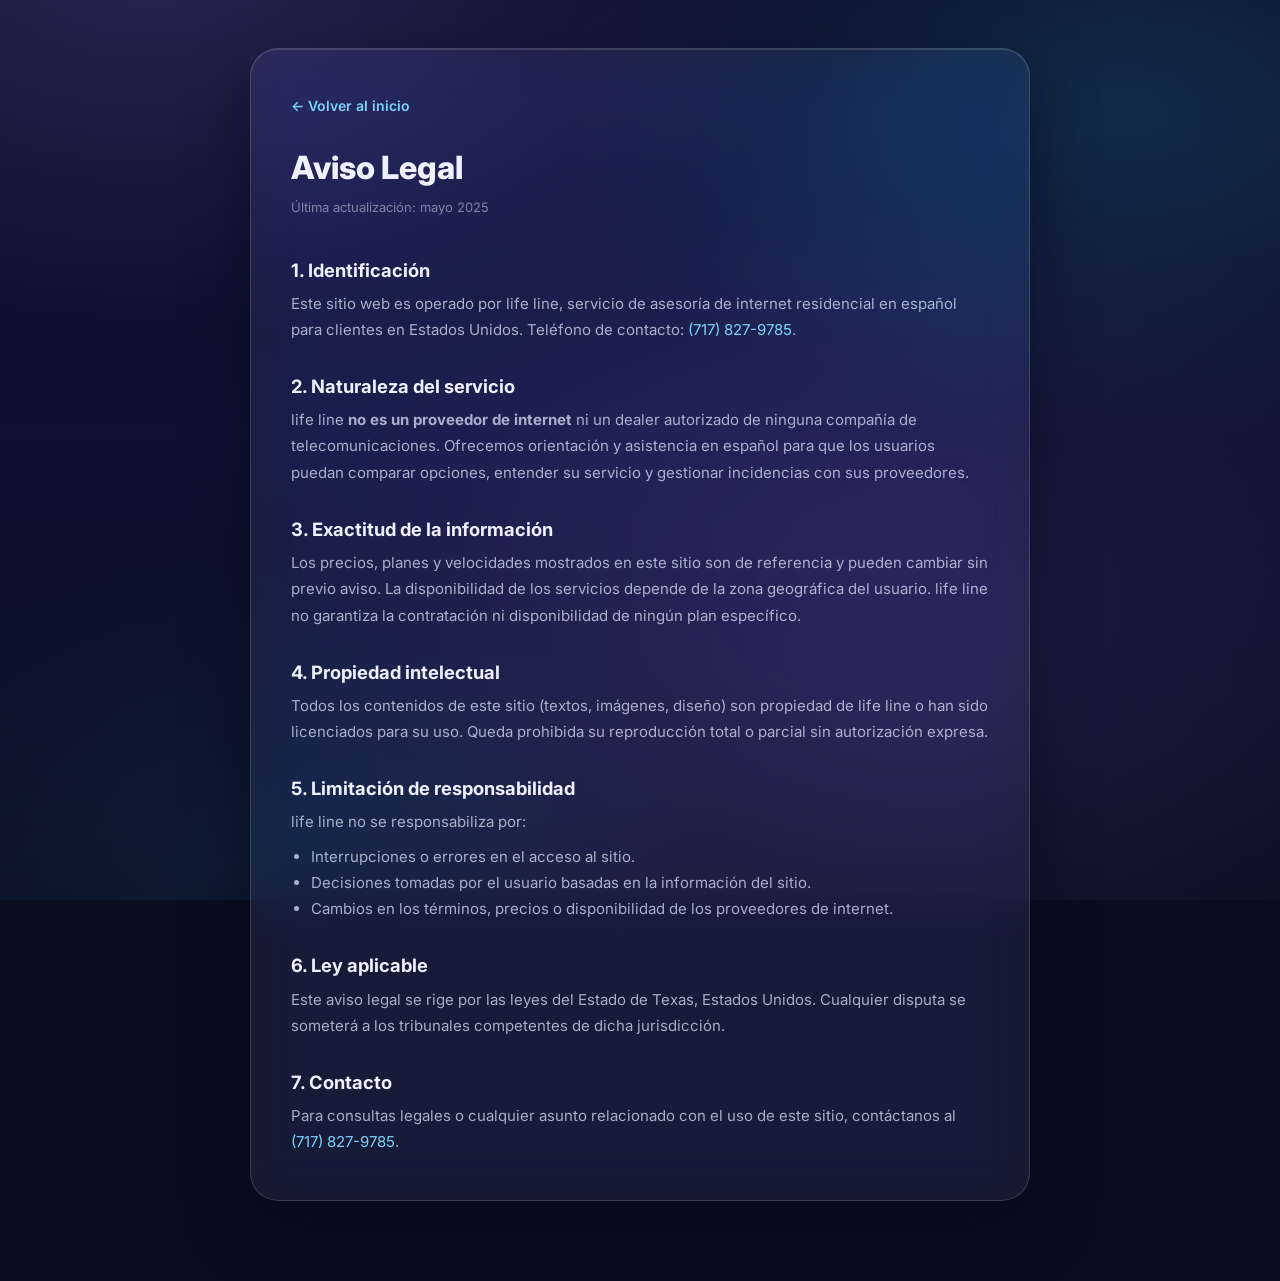
<file: legal.html>
<!doctype html>
<html lang="es">
<head>
  <meta charset="UTF-8"/>
  <meta name="viewport" content="width=device-width, initial-scale=1"/>

  <!-- Google tag (gtag.js) -->
  <script async src="https://www.googletagmanager.com/gtag/js?id=AW-18125901888"></script>
  <script>
    window.dataLayer = window.dataLayer || [];
    function gtag(){dataLayer.push(arguments);}
    gtag('js', new Date());

    gtag('config', 'AW-18125901888');
  </script>
  <title>Aviso Legal | life line</title>
  <meta name="description" content="Aviso legal de life line — términos de uso y limitaciones del servicio."/>
  <link rel="canonical" href="./legal.html"/>
  <link rel="preconnect" href="https://fonts.googleapis.com"/>
  <link rel="preconnect" href="https://fonts.gstatic.com" crossorigin/>
  <link href="https://fonts.googleapis.com/css2?family=Inter:wght@400;500;600;700&display=swap&font-display=swap" rel="stylesheet"/>
  <link rel="stylesheet" href="./styles.css"/>
  <style>
    .policy-page { max-width: 780px; margin: 48px auto 80px; padding: 44px 40px; background: rgba(255,255,255,0.06); -webkit-backdrop-filter: blur(24px) saturate(160%); backdrop-filter: blur(24px) saturate(160%); border: 1px solid rgba(255,255,255,0.14); border-radius: 28px; box-shadow: inset 0 1px 0 rgba(255,255,255,0.12), 0 24px 60px rgba(3,6,24,0.5); }
    .policy-page h1 { font-size: 2rem; font-weight: 800; margin-bottom: 8px; color: #eef1ff; }
    .policy-page .updated { font-size: 13px; color: rgba(226,232,255,0.5); margin-bottom: 40px; }
    .policy-page h2 { font-size: 1.15rem; font-weight: 700; margin: 32px 0 10px; color: #eef1ff; }
    .policy-page p, .policy-page li { font-size: 15px; line-height: 1.75; color: rgba(226,232,255,0.72); }
    .policy-page ul { padding-left: 20px; margin: 8px 0; list-style: disc; }
    .policy-page a { color: #7dd3fc; }
    .back-link { display: inline-flex; align-items: center; gap: 6px; font-size: 14px; font-weight: 600; color: #7dd3fc; text-decoration: none; margin-bottom: 32px; }
    .back-link:hover { text-decoration: underline; }
    @media (max-width: 640px) { .policy-page { margin: 20px 16px 60px; padding: 30px 22px; } }
  </style>
</head>
<body data-ready="true" style="font-family:'Inter',system-ui,sans-serif;">

  <div class="policy-page">
    <a href="./" class="back-link">← Volver al inicio</a>

    <h1>Aviso Legal</h1>
    <p class="updated">Última actualización: mayo 2025</p>

    <h2>1. Identificación</h2>
    <p>Este sitio web es operado por life line, servicio de asesoría de internet residencial en español para clientes en Estados Unidos. Teléfono de contacto: <a href="tel:+17178279785">(717) 827-9785</a>.</p>

    <h2>2. Naturaleza del servicio</h2>
    <p>life line <strong>no es un proveedor de internet</strong> ni un dealer autorizado de ninguna compañía de telecomunicaciones. Ofrecemos orientación y asistencia en español para que los usuarios puedan comparar opciones, entender su servicio y gestionar incidencias con sus proveedores.</p>

    <h2>3. Exactitud de la información</h2>
    <p>Los precios, planes y velocidades mostrados en este sitio son de referencia y pueden cambiar sin previo aviso. La disponibilidad de los servicios depende de la zona geográfica del usuario. life line no garantiza la contratación ni disponibilidad de ningún plan específico.</p>

    <h2>4. Propiedad intelectual</h2>
    <p>Todos los contenidos de este sitio (textos, imágenes, diseño) son propiedad de life line o han sido licenciados para su uso. Queda prohibida su reproducción total o parcial sin autorización expresa.</p>

    <h2>5. Limitación de responsabilidad</h2>
    <p>life line no se responsabiliza por:</p>
    <ul>
      <li>Interrupciones o errores en el acceso al sitio.</li>
      <li>Decisiones tomadas por el usuario basadas en la información del sitio.</li>
      <li>Cambios en los términos, precios o disponibilidad de los proveedores de internet.</li>
    </ul>

    <h2>6. Ley aplicable</h2>
    <p>Este aviso legal se rige por las leyes del Estado de Texas, Estados Unidos. Cualquier disputa se someterá a los tribunales competentes de dicha jurisdicción.</p>

    <h2>7. Contacto</h2>
    <p>Para consultas legales o cualquier asunto relacionado con el uso de este sitio, contáctanos al <a href="tel:+17178279785">(717) 827-9785</a>.</p>
  </div>

</body>
</html>
</file>
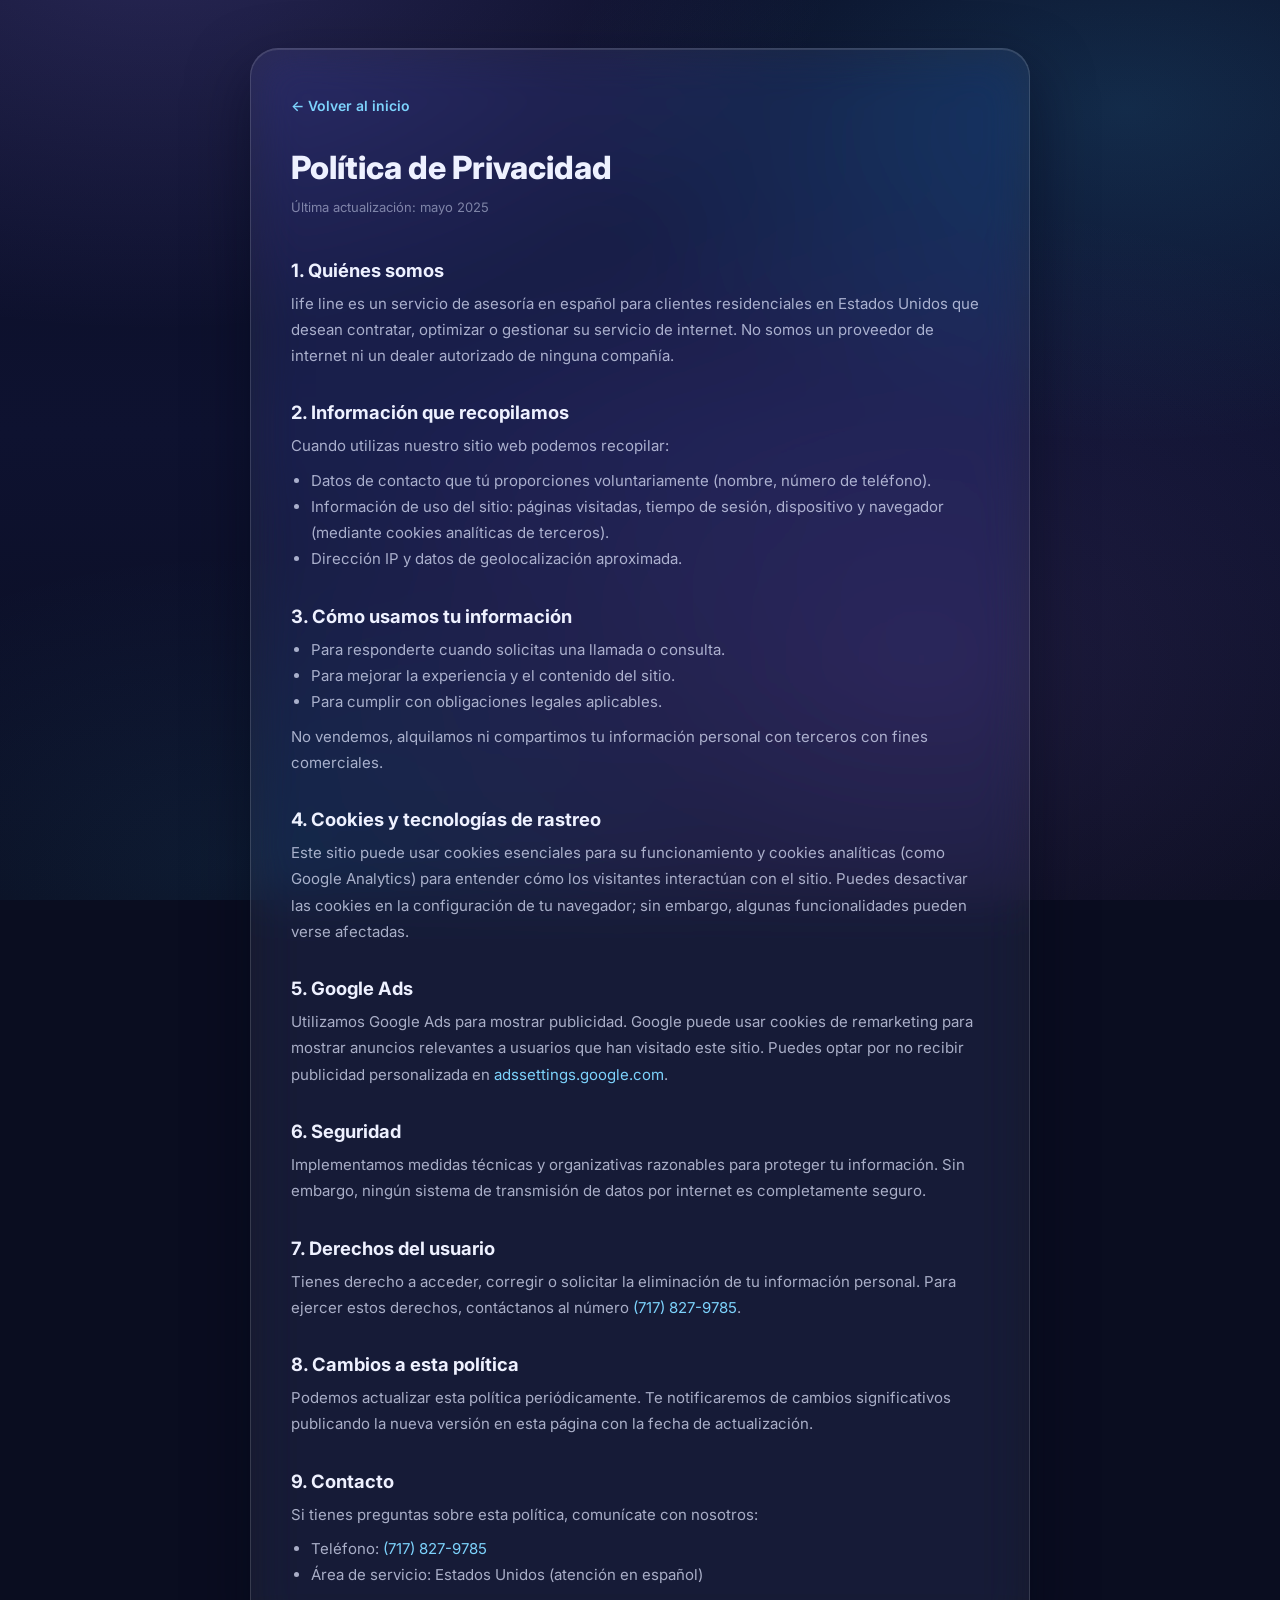
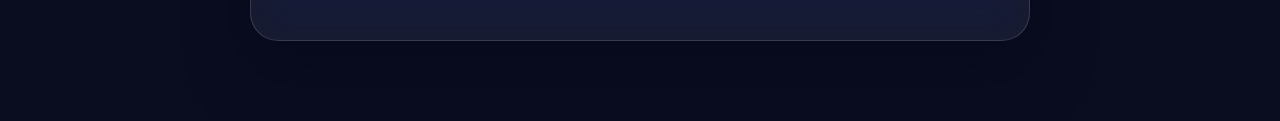
<file: privacy.html>
<!doctype html>
<html lang="es">
<head>
  <meta charset="UTF-8"/>
  <meta name="viewport" content="width=device-width, initial-scale=1"/>

  <!-- Google tag (gtag.js) -->
  <script async src="https://www.googletagmanager.com/gtag/js?id=AW-18125901888"></script>
  <script>
    window.dataLayer = window.dataLayer || [];
    function gtag(){dataLayer.push(arguments);}
    gtag('js', new Date());

    gtag('config', 'AW-18125901888');
  </script>
  <title>Política de Privacidad | life line</title>
  <meta name="description" content="Política de privacidad de life line — cómo recopilamos y usamos tu información."/>
  <link rel="canonical" href="./privacy.html"/>
  <link rel="preconnect" href="https://fonts.googleapis.com"/>
  <link rel="preconnect" href="https://fonts.gstatic.com" crossorigin/>
  <link href="https://fonts.googleapis.com/css2?family=Inter:wght@400;500;600;700&display=swap&font-display=swap" rel="stylesheet"/>
  <link rel="stylesheet" href="./styles.css"/>
  <style>
    .policy-page { max-width: 780px; margin: 48px auto 80px; padding: 44px 40px; background: rgba(255,255,255,0.06); -webkit-backdrop-filter: blur(24px) saturate(160%); backdrop-filter: blur(24px) saturate(160%); border: 1px solid rgba(255,255,255,0.14); border-radius: 28px; box-shadow: inset 0 1px 0 rgba(255,255,255,0.12), 0 24px 60px rgba(3,6,24,0.5); }
    .policy-page h1 { font-size: 2rem; font-weight: 800; margin-bottom: 8px; color: #eef1ff; }
    .policy-page .updated { font-size: 13px; color: rgba(226,232,255,0.5); margin-bottom: 40px; }
    .policy-page h2 { font-size: 1.15rem; font-weight: 700; margin: 32px 0 10px; color: #eef1ff; }
    .policy-page p, .policy-page li { font-size: 15px; line-height: 1.75; color: rgba(226,232,255,0.72); }
    .policy-page ul { padding-left: 20px; margin: 8px 0; list-style: disc; }
    .policy-page a { color: #7dd3fc; }
    .back-link { display: inline-flex; align-items: center; gap: 6px; font-size: 14px; font-weight: 600; color: #7dd3fc; text-decoration: none; margin-bottom: 32px; }
    .back-link:hover { text-decoration: underline; }
    @media (max-width: 640px) { .policy-page { margin: 20px 16px 60px; padding: 30px 22px; } }
  </style>
</head>
<body data-ready="true" style="font-family:'Inter',system-ui,sans-serif;">

  <div class="policy-page">
    <a href="./" class="back-link">← Volver al inicio</a>

    <h1>Política de Privacidad</h1>
    <p class="updated">Última actualización: mayo 2025</p>

    <h2>1. Quiénes somos</h2>
    <p>life line es un servicio de asesoría en español para clientes residenciales en Estados Unidos que desean contratar, optimizar o gestionar su servicio de internet. No somos un proveedor de internet ni un dealer autorizado de ninguna compañía.</p>

    <h2>2. Información que recopilamos</h2>
    <p>Cuando utilizas nuestro sitio web podemos recopilar:</p>
    <ul>
      <li>Datos de contacto que tú proporciones voluntariamente (nombre, número de teléfono).</li>
      <li>Información de uso del sitio: páginas visitadas, tiempo de sesión, dispositivo y navegador (mediante cookies analíticas de terceros).</li>
      <li>Dirección IP y datos de geolocalización aproximada.</li>
    </ul>

    <h2>3. Cómo usamos tu información</h2>
    <ul>
      <li>Para responderte cuando solicitas una llamada o consulta.</li>
      <li>Para mejorar la experiencia y el contenido del sitio.</li>
      <li>Para cumplir con obligaciones legales aplicables.</li>
    </ul>
    <p>No vendemos, alquilamos ni compartimos tu información personal con terceros con fines comerciales.</p>

    <h2>4. Cookies y tecnologías de rastreo</h2>
    <p>Este sitio puede usar cookies esenciales para su funcionamiento y cookies analíticas (como Google Analytics) para entender cómo los visitantes interactúan con el sitio. Puedes desactivar las cookies en la configuración de tu navegador; sin embargo, algunas funcionalidades pueden verse afectadas.</p>

    <h2>5. Google Ads</h2>
    <p>Utilizamos Google Ads para mostrar publicidad. Google puede usar cookies de remarketing para mostrar anuncios relevantes a usuarios que han visitado este sitio. Puedes optar por no recibir publicidad personalizada en <a href="https://adssettings.google.com" target="_blank" rel="noopener noreferrer">adssettings.google.com</a>.</p>

    <h2>6. Seguridad</h2>
    <p>Implementamos medidas técnicas y organizativas razonables para proteger tu información. Sin embargo, ningún sistema de transmisión de datos por internet es completamente seguro.</p>

    <h2>7. Derechos del usuario</h2>
    <p>Tienes derecho a acceder, corregir o solicitar la eliminación de tu información personal. Para ejercer estos derechos, contáctanos al número <a href="tel:+17178279785">(717) 827-9785</a>.</p>

    <h2>8. Cambios a esta política</h2>
    <p>Podemos actualizar esta política periódicamente. Te notificaremos de cambios significativos publicando la nueva versión en esta página con la fecha de actualización.</p>

    <h2>9. Contacto</h2>
    <p>Si tienes preguntas sobre esta política, comunícate con nosotros:</p>
    <ul>
      <li>Teléfono: <a href="tel:+17178279785">(717) 827-9785</a></li>
      <li>Área de servicio: Estados Unidos (atención en español)</li>
    </ul>
  </div>

</body>
</html>
</file>
<file: styles.css>
/* ============================================================
   LIFE LINE — Spatial UI (visionOS-inspired)
   Vidrio translúcido, profundidad por capas, glows suaves.
   Paleta: violeta #8b7cf7 · cian #38bdf8 sobre índigo profundo.
   ============================================================ */

:root {
  --bg-0: #0a0d20;
  --bg-1: #10142e;

  --ink: #eef1ff;
  --ink-soft: rgba(226, 232, 255, 0.72);
  --ink-faint: rgba(226, 232, 255, 0.5);

  --violet: #8b7cf7;
  --cyan: #38bdf8;
  --cyan-soft: #7dd3fc;
  --purple: #c084fc;
  --blue: #60a5fa;

  --glass: rgba(255, 255, 255, 0.06);
  --glass-strong: rgba(255, 255, 255, 0.1);
  --stroke: rgba(255, 255, 255, 0.14);
  --stroke-soft: rgba(255, 255, 255, 0.08);

  --radius-lg: 28px;
  --radius-md: 20px;
  --radius-sm: 14px;

  --shadow-float: 0 24px 60px rgba(3, 6, 24, 0.5);
  --shadow-hover: 0 32px 80px rgba(3, 6, 24, 0.65);

  --grad-accent: linear-gradient(135deg, #8b7cf7 0%, #38bdf8 100%);
  --grad-accent-soft: linear-gradient(135deg, rgba(139, 124, 247, 0.35), rgba(56, 189, 248, 0.35));

  --font: "Inter", system-ui, -apple-system, "Segoe UI", sans-serif;
}

/* ── Reset ─────────────────────────────────────────────── */
*,
*::before,
*::after {
  box-sizing: border-box;
}

html {
  scroll-behavior: smooth;
  -webkit-text-size-adjust: 100%;
}

body {
  margin: 0;
  font-family: var(--font);
  font-size: 16px;
  line-height: 1.6;
  color: var(--ink);
  background-color: var(--bg-0);
  /* 5 capas: el parallax de app.js mueve las background-position */
  background-image:
    radial-gradient(1100px 620px at 12% -6%, rgba(139, 124, 247, 0.22), transparent 62%),
    radial-gradient(950px 560px at 88% 12%, rgba(56, 189, 248, 0.16), transparent 60%),
    radial-gradient(1000px 720px at 72% 74%, rgba(192, 132, 252, 0.1), transparent 65%),
    radial-gradient(820px 520px at 18% 96%, rgba(56, 189, 248, 0.08), transparent 60%),
    linear-gradient(180deg, #0b0e26 0%, #0e1230 48%, #0a0d20 100%);
  background-repeat: no-repeat;
  background-attachment: fixed;
  overflow-x: hidden;
  opacity: 0;
}

body[data-ready="true"] {
  opacity: 1;
  transition: opacity 160ms ease;
}

img {
  max-width: 100%;
  display: block;
}

h1, h2, h3, h4 {
  margin: 0;
  line-height: 1.2;
  font-weight: 700;
  color: var(--ink);
}

p {
  margin: 0;
}

ul {
  margin: 0;
  padding: 0;
  list-style: none;
}

a {
  color: var(--cyan-soft);
  text-decoration: none;
}

button {
  font-family: inherit;
  cursor: pointer;
  border: none;
}

::selection {
  background: rgba(139, 124, 247, 0.45);
  color: #fff;
}

:focus-visible {
  outline: 2px solid var(--cyan-soft);
  outline-offset: 3px;
  border-radius: 6px;
}

/* ── Utilidades ────────────────────────────────────────── */
.container {
  max-width: 1180px;
  margin-inline: auto;
}

.px-4 {
  padding-inline: 20px;
}

.relative { position: relative; }
.z-10 { z-index: 10; }

.skip-link {
  position: absolute;
  left: -9999px;
  top: 0;
  z-index: 100;
  padding: 10px 18px;
  background: var(--grad-accent);
  color: #fff;
  border-radius: 0 0 12px 0;
  font-weight: 600;
}

.skip-link:focus {
  left: 0;
}

/* Panel de vidrio base */
.cta-banner-inner,
.plan-card-v2,
.solucion-card,
.faq-item-v2,
.faq-v2-cta-inner,
.faq-img-col {
  background: var(--glass);
  -webkit-backdrop-filter: blur(24px) saturate(160%);
  backdrop-filter: blur(24px) saturate(160%);
  border: 1px solid var(--stroke);
  box-shadow:
    inset 0 1px 0 rgba(255, 255, 255, 0.12),
    var(--shadow-float);
}

@supports not ((backdrop-filter: blur(1px)) or (-webkit-backdrop-filter: blur(1px))) {
  .cta-banner-inner,
  .plan-card-v2,
  .solucion-card,
  .faq-item-v2,
  .faq-v2-cta-inner,
  .faq-img-col {
    background: rgba(20, 24, 52, 0.92);
  }
}

/* Animación de entrada (app.js pone data-reveal) */
[data-reveal] {
  transition: opacity 0.7s cubic-bezier(0.22, 0.61, 0.36, 1),
    transform 0.7s cubic-bezier(0.22, 0.61, 0.36, 1);
}

[data-reveal="pending"] {
  opacity: 0;
  transform: translateY(26px);
}

[data-reveal="in"] {
  opacity: 1;
  transform: none;
}

/* ── Botones ───────────────────────────────────────────── */
.btn {
  display: inline-flex;
  align-items: center;
  justify-content: center;
  gap: 8px;
  padding: 12px 24px;
  border-radius: 999px;
  font-size: 15px;
  font-weight: 600;
  letter-spacing: 0.01em;
  transition: transform 0.25s ease, box-shadow 0.25s ease, filter 0.25s ease;
}

.btn-primary {
  background: var(--grad-accent);
  color: #fff;
  box-shadow:
    0 8px 28px rgba(99, 102, 241, 0.45),
    inset 0 1px 0 rgba(255, 255, 255, 0.35);
}

.btn-primary:hover {
  transform: translateY(-2px);
  filter: brightness(1.08);
  box-shadow:
    0 14px 38px rgba(99, 102, 241, 0.6),
    inset 0 1px 0 rgba(255, 255, 255, 0.35);
}

@keyframes pulseGlow {
  0%, 100% {
    box-shadow:
      0 8px 28px rgba(99, 102, 241, 0.45),
      0 0 0 0 rgba(56, 189, 248, 0.45),
      inset 0 1px 0 rgba(255, 255, 255, 0.35);
  }
  50% {
    box-shadow:
      0 8px 28px rgba(99, 102, 241, 0.55),
      0 0 0 12px rgba(56, 189, 248, 0),
      inset 0 1px 0 rgba(255, 255, 255, 0.35);
  }
}

.btn-pulse {
  animation: pulseGlow 2.4s ease-in-out infinite;
}

/* ── Header ────────────────────────────────────────────── */
.site-header-dark {
  position: sticky;
  top: 0;
  z-index: 50;
  background: rgba(10, 13, 32, 0.55);
  -webkit-backdrop-filter: blur(20px) saturate(160%);
  backdrop-filter: blur(20px) saturate(160%);
  border-bottom: 1px solid var(--stroke-soft);
}

.header-row {
  display: flex;
  align-items: center;
  justify-content: space-between;
  gap: 20px;
  padding-block: 14px;
}

.brand {
  display: inline-flex;
  align-items: center;
  gap: 12px;
}

.brand-name {
  font-size: 1.35rem;
  font-weight: 800;
  letter-spacing: 0.02em;
  background: linear-gradient(135deg, #c7d2fe 0%, #7dd3fc 100%);
  -webkit-background-clip: text;
  background-clip: text;
  -webkit-text-fill-color: transparent;
  color: transparent;
}

.brand-tagline {
  font-size: 12px;
  color: var(--ink-faint);
}

.nav {
  display: flex;
  align-items: center;
  gap: 6px;
  padding: 6px;
  border-radius: 999px;
  background: var(--glass);
  border: 1px solid var(--stroke-soft);
  -webkit-backdrop-filter: blur(16px);
  backdrop-filter: blur(16px);
}

.nav a {
  padding: 8px 18px;
  border-radius: 999px;
  font-size: 14px;
  font-weight: 500;
  color: var(--ink-soft);
  transition: background 0.25s ease, color 0.25s ease;
}

.nav a:hover {
  background: var(--glass-strong);
  color: #fff;
}

/* ── Hero ──────────────────────────────────────────────── */
.hero-fullwidth {
  position: relative;
  padding: clamp(90px, 14vh, 150px) 0 clamp(80px, 12vh, 130px);
  overflow: hidden;
}

/* Capa decorativa: orbes y anillo de profundidad */
.hero-wm-cover {
  position: absolute;
  inset: 0;
  pointer-events: none;
}

.hero-wm-cover::before {
  content: "";
  position: absolute;
  width: 560px;
  height: 560px;
  right: -140px;
  top: -120px;
  border-radius: 50%;
  background: radial-gradient(circle at 35% 35%, rgba(139, 124, 247, 0.32), rgba(56, 189, 248, 0.1) 55%, transparent 72%);
  filter: blur(6px);
}

.hero-wm-cover::after {
  content: "";
  position: absolute;
  width: 420px;
  height: 420px;
  right: 6%;
  top: 8%;
  border-radius: 50%;
  border: 1px solid rgba(255, 255, 255, 0.1);
  box-shadow:
    inset 0 0 60px rgba(139, 124, 247, 0.12),
    0 0 90px rgba(56, 189, 248, 0.12);
}

.hero-text-block {
  max-width: 640px;
}

.hero-title {
  font-size: clamp(2rem, 5.2vw, 3.4rem);
  font-weight: 800;
  letter-spacing: 0.01em;
  line-height: 1.14;
  text-shadow: 0 2px 30px rgba(10, 13, 32, 0.6);
}

.hero-accent {
  background: var(--grad-accent);
  -webkit-background-clip: text;
  background-clip: text;
  -webkit-text-fill-color: transparent;
  color: transparent;
}

.hero-sub {
  margin-top: 18px;
  font-size: clamp(1rem, 2vw, 1.15rem);
  color: var(--ink-soft);
}

.btn-contact-hero {
  display: inline-flex;
  align-items: center;
  flex-wrap: wrap;
  gap: 12px;
  margin-top: 34px;
  padding: 14px 22px;
  border-radius: 999px;
  background: var(--glass-strong);
  border: 1px solid var(--stroke);
  -webkit-backdrop-filter: blur(20px) saturate(160%);
  backdrop-filter: blur(20px) saturate(160%);
  color: #fff;
  font-weight: 600;
  font-size: 15px;
  box-shadow:
    inset 0 1px 0 rgba(255, 255, 255, 0.16),
    0 16px 40px rgba(3, 6, 24, 0.45);
  transition: transform 0.25s ease, box-shadow 0.25s ease, border-color 0.25s ease;
}

.btn-contact-hero:hover {
  transform: translateY(-2px);
  border-color: rgba(125, 211, 252, 0.5);
  box-shadow:
    inset 0 1px 0 rgba(255, 255, 255, 0.16),
    0 20px 55px rgba(56, 189, 248, 0.25);
}

.btn-contact-hero svg {
  color: var(--cyan-soft);
}

.btn-contact-num {
  padding: 6px 14px;
  border-radius: 999px;
  background: var(--grad-accent);
  font-weight: 700;
  font-size: 14px;
  box-shadow: 0 6px 18px rgba(99, 102, 241, 0.45);
}

/* ── CTA Banner ────────────────────────────────────────── */
.cta-banner-section {
  padding: 30px 0 60px;
}

.cta-banner-inner {
  display: grid;
  grid-template-columns: 320px 1fr;
  gap: 36px;
  align-items: center;
  border-radius: var(--radius-lg);
  padding: 34px;
}

.cta-banner-img-wrap {
  border-radius: var(--radius-md);
  overflow: hidden;
  border: 1px solid var(--stroke);
  box-shadow: 0 18px 44px rgba(3, 6, 24, 0.5);
}

.cta-banner-img {
  width: 100%;
  height: 280px;
  object-fit: cover;
}

.cta-banner-text h2 {
  font-size: clamp(1.4rem, 3vw, 1.9rem);
  font-weight: 800;
}

.cta-banner-text p {
  margin-top: 14px;
  color: var(--ink-soft);
  max-width: 56ch;
}

.cta-banner-btn {
  display: inline-flex;
  align-items: center;
  gap: 8px;
  margin-top: 24px;
  padding: 12px 28px;
  border-radius: 999px;
  background: var(--grad-accent);
  color: #fff;
  font-weight: 700;
  font-size: 15px;
  box-shadow:
    0 8px 28px rgba(99, 102, 241, 0.45),
    inset 0 1px 0 rgba(255, 255, 255, 0.35);
  transition: transform 0.25s ease, filter 0.25s ease;
}

.cta-banner-btn:hover {
  transform: translateY(-2px);
  filter: brightness(1.08);
}

/* ── Planes ────────────────────────────────────────────── */
.planes-section-v2 {
  padding: 70px 0 60px;
}

.planes-head-v2 {
  text-align: center;
  margin-bottom: 46px;
}

.planes-head-v2 h2 {
  font-size: clamp(1.8rem, 4vw, 2.5rem);
  font-weight: 800;
}

.planes-head-v2 h2 span {
  background: var(--grad-accent);
  -webkit-background-clip: text;
  background-clip: text;
  -webkit-text-fill-color: transparent;
  color: transparent;
}

.planes-head-v2 p {
  margin-top: 10px;
  color: var(--ink-faint);
  font-size: 15px;
}

.planes-grid-v2 {
  display: grid;
  grid-template-columns: repeat(4, 1fr);
  gap: 22px;
}

.plan-card-v2 {
  display: flex;
  flex-direction: column;
  border-radius: var(--radius-lg);
  overflow: hidden;
  transition: transform 0.3s ease, box-shadow 0.3s ease, border-color 0.3s ease;
}

.plan-card-v2:hover {
  transform: translateY(-8px);
  border-color: rgba(255, 255, 255, 0.24);
  box-shadow:
    inset 0 1px 0 rgba(255, 255, 255, 0.12),
    var(--shadow-hover);
}

.plan-card-v2-header {
  padding: 14px 22px;
  font-weight: 800;
  font-size: 15px;
  letter-spacing: 0.04em;
  text-transform: uppercase;
  border-bottom: 1px solid var(--stroke-soft);
}

.plan-v2-cyan {
  background: linear-gradient(135deg, rgba(56, 189, 248, 0.28), rgba(56, 189, 248, 0.06));
  color: #a5e3ff;
}

.plan-v2-purple {
  background: linear-gradient(135deg, rgba(192, 132, 252, 0.28), rgba(139, 124, 247, 0.06));
  color: #ddc4ff;
}

.plan-v2-blue {
  background: linear-gradient(135deg, rgba(96, 165, 250, 0.28), rgba(96, 165, 250, 0.06));
  color: #bcd7ff;
}

.plan-card-v2-body {
  display: flex;
  flex-direction: column;
  flex: 1;
  padding: 24px 22px 26px;
}

.plan-v2-type {
  font-size: 11px;
  font-weight: 700;
  letter-spacing: 0.14em;
  color: var(--ink-faint);
}

.plan-v2-name {
  margin-top: 6px;
  font-size: 1.35rem;
  font-weight: 800;
}

.plan-v2-features {
  margin-top: 18px;
  display: grid;
  gap: 10px;
  flex: 1;
  align-content: start;
}

.plan-v2-features li {
  position: relative;
  padding-left: 26px;
  font-size: 14px;
  color: var(--ink-soft);
}

.plan-v2-features li::before {
  content: "✓";
  position: absolute;
  left: 0;
  top: 3px;
  width: 18px;
  height: 18px;
  display: grid;
  place-items: center;
  border-radius: 50%;
  font-size: 11px;
  font-weight: 800;
  color: #fff;
  background: var(--grad-accent-soft);
  border: 1px solid var(--stroke);
}

.plan-v2-price-row {
  display: flex;
  align-items: baseline;
  gap: 6px;
  margin-top: 22px;
}

.plan-v2-price {
  font-size: 2.3rem;
  font-weight: 800;
  letter-spacing: -0.02em;
  background: linear-gradient(135deg, #ffffff 30%, #a5b4fc 100%);
  -webkit-background-clip: text;
  background-clip: text;
  -webkit-text-fill-color: transparent;
  color: transparent;
}

.plan-v2-freq {
  color: var(--ink-faint);
  font-size: 14px;
  font-weight: 600;
}

.plan-v2-note {
  margin-top: 6px;
  font-size: 12px;
  color: var(--ink-faint);
}

.plan-v2-btn {
  margin-top: 18px;
  width: 100%;
  padding: 12px 18px;
  border-radius: 999px;
  font-size: 14px;
  font-weight: 700;
  color: #fff;
  background: var(--glass-strong);
  border: 1px solid var(--stroke);
  -webkit-backdrop-filter: blur(12px);
  backdrop-filter: blur(12px);
  transition: transform 0.25s ease, box-shadow 0.25s ease, border-color 0.25s ease, background 0.25s ease;
}

.plan-v2-btn:hover {
  transform: translateY(-2px);
}

.plan-v2-btn-cyan:hover {
  border-color: rgba(56, 189, 248, 0.6);
  background: rgba(56, 189, 248, 0.18);
  box-shadow: 0 10px 30px rgba(56, 189, 248, 0.28);
}

.plan-v2-btn-purple:hover {
  border-color: rgba(192, 132, 252, 0.6);
  background: rgba(192, 132, 252, 0.18);
  box-shadow: 0 10px 30px rgba(192, 132, 252, 0.28);
}

.plan-v2-btn-blue:hover {
  border-color: rgba(96, 165, 250, 0.6);
  background: rgba(96, 165, 250, 0.18);
  box-shadow: 0 10px 30px rgba(96, 165, 250, 0.28);
}

.planes-legal-v2 {
  margin-top: 34px;
  text-align: center;
  font-size: 13px;
  color: var(--ink-faint);
  max-width: 760px;
  margin-inline: auto;
}

.planes-legal-v2 strong {
  color: var(--ink-soft);
}

/* ── Soluciones ────────────────────────────────────────── */
.soluciones-section {
  padding: 60px 0;
}

.soluciones-head {
  text-align: center;
  max-width: 780px;
  margin: 0 auto 46px;
}

.soluciones-head h2 {
  font-size: clamp(1.8rem, 4vw, 2.5rem);
  font-weight: 800;
}

.soluciones-head h2 span {
  background: var(--grad-accent);
  -webkit-background-clip: text;
  background-clip: text;
  -webkit-text-fill-color: transparent;
  color: transparent;
}

.soluciones-head p {
  margin-top: 14px;
  color: var(--ink-soft);
  font-size: 15px;
}

.soluciones-grid {
  display: grid;
  grid-template-columns: repeat(3, 1fr);
  gap: 24px;
}

.solucion-card {
  border-radius: var(--radius-lg);
  overflow: hidden;
  transition: transform 0.3s ease, box-shadow 0.3s ease, border-color 0.3s ease;
}

.solucion-card:hover {
  transform: translateY(-8px);
  border-color: rgba(255, 255, 255, 0.24);
  box-shadow:
    inset 0 1px 0 rgba(255, 255, 255, 0.12),
    var(--shadow-hover);
}

.solucion-img-real {
  width: 100%;
  height: 185px;
  object-fit: cover;
  -webkit-mask-image: linear-gradient(180deg, #000 70%, transparent 100%);
  mask-image: linear-gradient(180deg, #000 70%, transparent 100%);
}

.solucion-body {
  position: relative;
  padding: 0 24px 28px;
  margin-top: -14px;
}

.solucion-icon {
  width: 52px;
  height: 52px;
  display: grid;
  place-items: center;
  border-radius: 16px;
  background: rgba(14, 20, 46, 0.75);
  border: 1px solid var(--stroke);
  -webkit-backdrop-filter: blur(14px);
  backdrop-filter: blur(14px);
  box-shadow: 0 10px 26px rgba(3, 6, 24, 0.5);
  margin-bottom: 16px;
}

.solucion-body h3 {
  font-size: 1.12rem;
  font-weight: 700;
}

.solucion-body p {
  margin-top: 10px;
  font-size: 14px;
  color: var(--ink-soft);
}

/* ── FAQ ───────────────────────────────────────────────── */
.faq-section-v2 {
  padding: 60px 0 0;
}

.faq-layout-v2 {
  display: grid;
  grid-template-columns: 380px 1fr;
  gap: 40px;
  align-items: start;
}

.faq-img-col {
  border-radius: var(--radius-lg);
  overflow: hidden;
  position: sticky;
  top: 96px;
}

.faq-img-photo {
  width: 100%;
  height: 460px;
  object-fit: cover;
  opacity: 0.92;
}

.faq-v2-title {
  font-size: clamp(1.8rem, 4vw, 2.4rem);
  font-weight: 800;
  margin-bottom: 26px;
}

.faq-v2-title span {
  background: var(--grad-accent);
  -webkit-background-clip: text;
  background-clip: text;
  -webkit-text-fill-color: transparent;
  color: transparent;
}

.faq-accordion-v2 {
  display: grid;
  gap: 14px;
}

.faq-item-v2 {
  border-radius: var(--radius-md);
  overflow: hidden;
  transition: border-color 0.3s ease;
}

.faq-item-v2[open] {
  border-color: rgba(125, 211, 252, 0.35);
}

.faq-q-v2 {
  list-style: none;
  display: flex;
  align-items: center;
  justify-content: space-between;
  gap: 16px;
  padding: 18px 22px;
  font-size: 15px;
  font-weight: 600;
  cursor: pointer;
  transition: background 0.25s ease;
}

.faq-q-v2::-webkit-details-marker {
  display: none;
}

.faq-q-v2:hover {
  background: var(--glass);
}

.faq-q-v2::after {
  content: "+";
  flex-shrink: 0;
  width: 28px;
  height: 28px;
  display: grid;
  place-items: center;
  border-radius: 50%;
  background: var(--glass-strong);
  border: 1px solid var(--stroke);
  font-size: 17px;
  font-weight: 600;
  color: var(--cyan-soft);
  transition: transform 0.3s ease;
}

.faq-item-v2[open] .faq-q-v2::after {
  transform: rotate(45deg);
}

.faq-a-v2 {
  padding: 0 22px 20px;
  font-size: 14px;
  color: var(--ink-soft);
}

/* CTA final del FAQ */
.faq-v2-cta {
  padding: 60px 0 70px;
}

.faq-v2-cta-inner {
  display: flex;
  align-items: center;
  justify-content: space-between;
  flex-wrap: wrap;
  gap: 22px;
  padding: 34px 38px;
  border-radius: var(--radius-lg);
  position: relative;
  overflow: hidden;
}

.faq-v2-cta-inner::before {
  content: "";
  position: absolute;
  inset: 0;
  background:
    radial-gradient(500px 260px at 8% 0%, rgba(139, 124, 247, 0.25), transparent 65%),
    radial-gradient(500px 260px at 95% 100%, rgba(56, 189, 248, 0.2), transparent 65%);
  pointer-events: none;
}

.faq-v2-cta-inner h3 {
  position: relative;
  font-size: clamp(1.2rem, 2.6vw, 1.55rem);
  font-weight: 800;
}

.faq-v2-btn-call {
  position: relative;
  display: inline-flex;
  align-items: center;
  gap: 10px;
  padding: 14px 30px;
  border-radius: 999px;
  background: var(--grad-accent);
  color: #fff;
  font-weight: 800;
  font-size: 14px;
  letter-spacing: 0.05em;
  box-shadow:
    0 10px 32px rgba(99, 102, 241, 0.5),
    inset 0 1px 0 rgba(255, 255, 255, 0.35);
  transition: transform 0.25s ease, filter 0.25s ease;
}

.faq-v2-btn-call:hover {
  transform: translateY(-2px);
  filter: brightness(1.08);
}

/* ── Footer ────────────────────────────────────────────── */
.footer-new {
  background: rgba(7, 9, 24, 0.6);
  -webkit-backdrop-filter: blur(20px) saturate(140%);
  backdrop-filter: blur(20px) saturate(140%);
  border-top: 1px solid var(--stroke-soft);
}

.footer-new-top {
  display: grid;
  grid-template-columns: 1.4fr 1fr 1fr 1.2fr;
  gap: 36px;
  padding: 54px 0 44px;
}

.footer-new-logo span {
  font-size: 1.3rem;
  font-weight: 800;
  letter-spacing: 0.02em;
  background: linear-gradient(135deg, #c7d2fe 0%, #7dd3fc 100%);
  -webkit-background-clip: text;
  background-clip: text;
  -webkit-text-fill-color: transparent;
  color: transparent;
}

.footer-new-brand p {
  margin-top: 14px;
  font-size: 14px;
  color: var(--ink-faint);
  max-width: 34ch;
}

.footer-new-col h4 {
  font-size: 13px;
  font-weight: 700;
  letter-spacing: 0.1em;
  text-transform: uppercase;
  color: var(--ink-soft);
  margin-bottom: 16px;
}

.footer-new-col ul {
  display: grid;
  gap: 10px;
}

.footer-new-col a {
  font-size: 14px;
  color: var(--ink-faint);
  transition: color 0.25s ease;
}

.footer-new-col a:hover {
  color: var(--cyan-soft);
}

.footer-new-contact li {
  display: flex;
  gap: 10px;
  font-size: 14px;
  color: var(--ink-faint);
}

.footer-new-contact svg {
  flex-shrink: 0;
  margin-top: 4px;
  color: var(--cyan-soft);
}

.footer-new-contact strong {
  color: var(--ink-soft);
}

.footer-new-bottom {
  border-top: 1px solid var(--stroke-soft);
}

.footer-new-bottom-inner {
  display: flex;
  align-items: center;
  justify-content: space-between;
  flex-wrap: wrap;
  gap: 12px;
  padding: 20px 0;
  font-size: 13px;
  color: var(--ink-faint);
}

.footer-new-links {
  display: inline-flex;
  gap: 20px;
}

.footer-new-links a {
  color: var(--ink-faint);
  transition: color 0.25s ease;
}

.footer-new-links a:hover {
  color: var(--cyan-soft);
}

/* ── Sticky CTA (móvil) ────────────────────────────────── */
.sticky-cta {
  position: fixed;
  left: 0;
  right: 0;
  bottom: 0;
  z-index: 60;
  padding: 12px 16px calc(12px + env(safe-area-inset-bottom, 0px));
  background: rgba(10, 13, 32, 0.7);
  -webkit-backdrop-filter: blur(20px) saturate(160%);
  backdrop-filter: blur(20px) saturate(160%);
  border-top: 1px solid var(--stroke-soft);
  display: none;
}

.sticky-btn {
  width: 100%;
  padding: 14px;
  border-radius: 999px;
  font-size: 15px;
  font-weight: 800;
  letter-spacing: 0.05em;
}

.sticky-btn-primary {
  background: var(--grad-accent);
  color: #fff;
  box-shadow:
    0 8px 28px rgba(99, 102, 241, 0.5),
    inset 0 1px 0 rgba(255, 255, 255, 0.35);
}

/* ── Toast ─────────────────────────────────────────────── */
[data-toast] {
  position: fixed;
  left: 50%;
  bottom: 28px;
  transform: translateX(-50%);
  z-index: 80;
  max-width: min(92vw, 420px);
  padding: 14px 22px;
  border-radius: 16px;
  background: rgba(14, 18, 44, 0.9);
  -webkit-backdrop-filter: blur(20px);
  backdrop-filter: blur(20px);
  border: 1px solid var(--stroke);
  box-shadow: var(--shadow-float);
  color: var(--ink);
  font-size: 14px;
  text-align: center;
}

/* ── Páginas de políticas (legal / privacy) ────────────── */
.policy-glass {
  background: var(--glass);
  -webkit-backdrop-filter: blur(24px) saturate(160%);
  backdrop-filter: blur(24px) saturate(160%);
  border: 1px solid var(--stroke);
  border-radius: var(--radius-lg);
  box-shadow:
    inset 0 1px 0 rgba(255, 255, 255, 0.12),
    var(--shadow-float);
}

/* ── Responsive ────────────────────────────────────────── */
@media (max-width: 1024px) {
  .planes-grid-v2 {
    grid-template-columns: repeat(2, 1fr);
  }

  .footer-new-top {
    grid-template-columns: 1fr 1fr;
  }

  .faq-layout-v2 {
    grid-template-columns: 1fr;
  }

  .faq-img-col {
    position: static;
  }

  .faq-img-photo {
    height: 300px;
  }
}

@media (max-width: 820px) {
  .nav {
    display: none;
  }

  .cta-banner-inner {
    grid-template-columns: 1fr;
    padding: 24px;
  }

  .cta-banner-img {
    height: 220px;
  }
}

@media (max-width: 640px) {
  .planes-grid-v2,
  .soluciones-grid {
    grid-template-columns: 1fr;
  }

  .footer-new-top {
    grid-template-columns: 1fr;
    gap: 30px;
  }

  .header-cta {
    display: none;
  }

  .sticky-cta {
    display: block;
  }

  body {
    padding-bottom: 76px;
  }

  .hero-wm-cover::after {
    display: none;
  }
}

/* ── Movimiento reducido ───────────────────────────────── */
@media (prefers-reduced-motion: reduce) {
  html {
    scroll-behavior: auto;
  }

  *,
  *::before,
  *::after {
    animation-duration: 0.01ms !important;
    animation-iteration-count: 1 !important;
    transition-duration: 0.01ms !important;
  }
}
</file>
